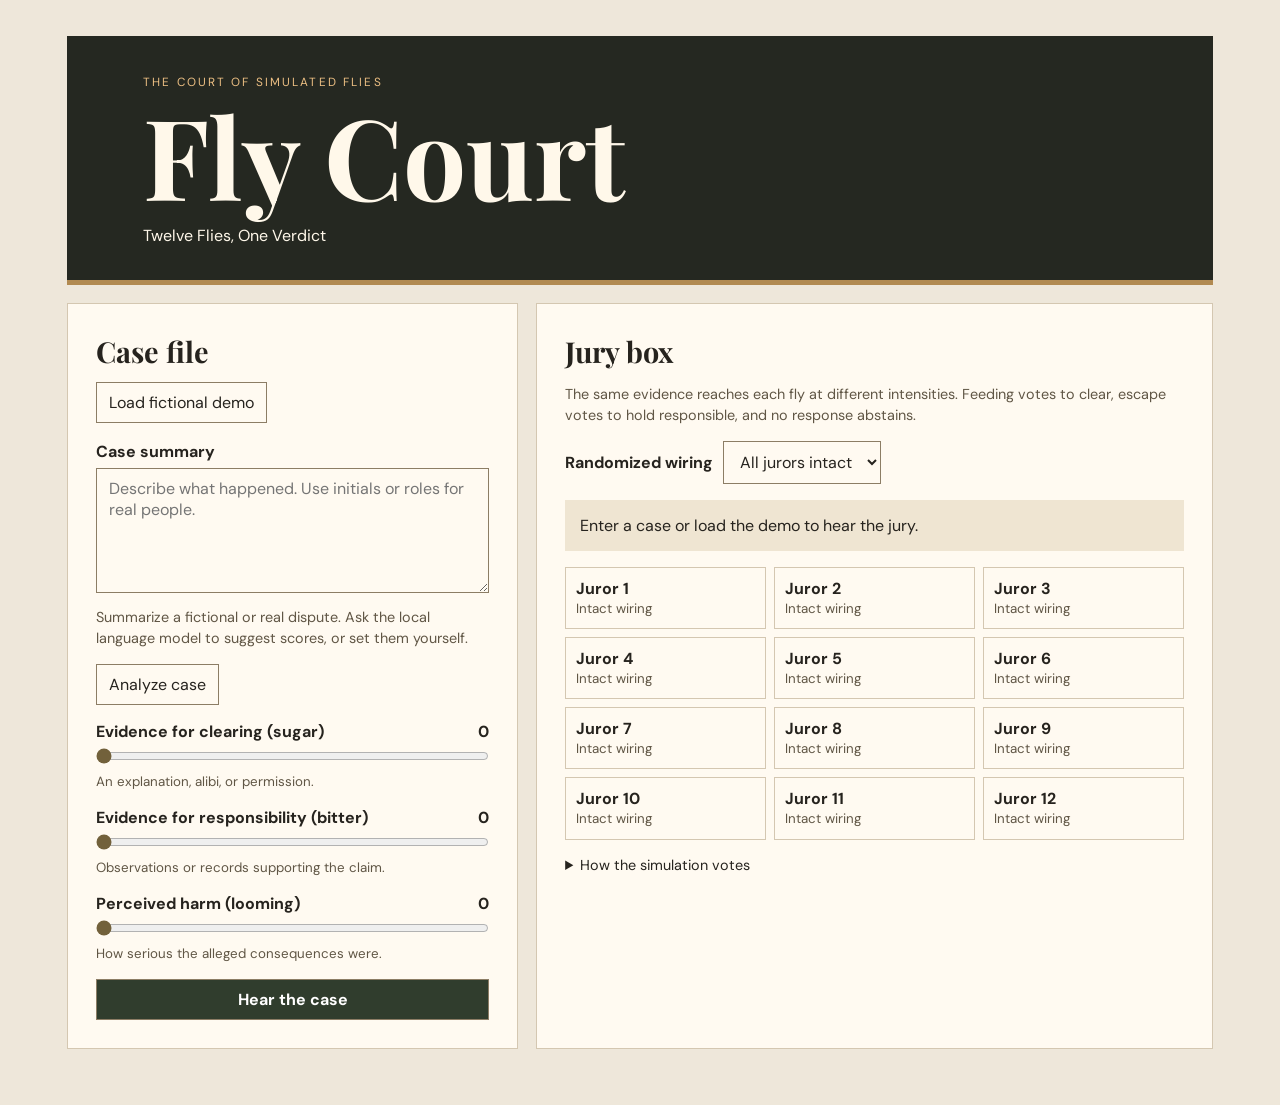
<file: viz/flycourt/index.html>
<!doctype html>
<html lang="en">
<head>
<meta charset="utf-8">
<meta name="viewport" content="width=device-width, initial-scale=1">
<title>Fly Court · Twelve Flies, One Verdict</title>
<link rel="stylesheet" href="court.css">
<script defer src="responses.js"></script>
<script defer src="court.js"></script>
</head>
<body>
<main>
<header><span>THE COURT OF SIMULATED FLIES</span><h1>Fly Court</h1><p>Twelve Flies, One Verdict</p></header>
<div class="court">
<section class="panel case" aria-labelledby="case-title">
<h2 id="case-title">Case file</h2>
<button id="demo" type="button">Load fictional demo</button>
<form id="case-form">
<label for="case">Case summary</label>
<textarea id="case" rows="5" maxlength="2000" required placeholder="Describe what happened. Use initials or roles for real people."></textarea>
<p class="muted">Summarize a fictional or real dispute. Ask the local language model to suggest scores, or set them yourself.</p>
<button id="analyze" type="button">Analyze case</button>
<p id="analysis-status" class="muted" role="status"></p>
<ul id="analysis-notes" hidden></ul>
<div id="evidence"></div>
<button class="primary" type="submit">Hear the case</button>
</form>
</section>
<section class="panel" aria-labelledby="jury-title">
<h2 id="jury-title">Jury box</h2>
<p class="muted">The same evidence reaches each fly at different intensities. Feeding votes to clear, escape votes to hold responsible, and no response abstains.</p>
<div class="swap"><label for="swap">Randomized wiring</label><select id="swap"><option value="">All jurors intact</option></select></div>
<div id="verdict" role="status"></div>
<ol id="jury"></ol>
<details><summary>How the simulation votes</summary><p>Feeding and escape rates come from cached Flyguys connectome trials. The app interpolates mean rates across the sensory grid, scales each rate by its intact-grid peak, and picks the larger response. Equal responses abstain. Seven votes are required to reach a verdict.</p><p>The randomized juror uses the project's cached degree-preserving shuffle of interneuron targets. The selected juror keeps the same evidence in both runs. Sensory scores and vote rules are demo conventions. The result is a simulation outcome with no legal standing.</p></details>
</section>
</div>
</main>
</body>
</html>
</file>
<file: viz/flycourt/court.css>
@import url('https://fonts.googleapis.com/css2?family=DM+Sans:wght@400;600;700&family=Playfair+Display:wght@700&display=swap');
:root { color-scheme: light; font-family: "DM Sans", sans-serif; color: #26231e; background: #eee7da; }
* { box-sizing: border-box; }
body { margin: 0; }
main { max-width: 1190px; margin: auto; padding: 36px 22px 56px; }
header { background: #252821; color: #fff8ea; padding: 34px clamp(24px, 6vw, 76px); border-bottom: 5px solid #b18a51; }
header span { color: #ecbf83; letter-spacing: .18em; font-size: .74rem; }
h1, h2, strong { font-family: "Playfair Display", Georgia, serif; }
h1 { font-size: clamp(3.8rem, 9vw, 7rem); line-height: 1; margin: 8px 0; }
header p { margin: 14px 0 0; }
.court { display: grid; grid-template-columns: minmax(0, 2fr) minmax(0, 3fr); gap: 18px; margin-top: 18px; }
.panel { background: #fffaf1; border: 1px solid #d4c7b1; padding: clamp(16px, 3vw, 28px); }
h2 { margin: 0 0 12px; font-size: 1.8rem; }
label { display: block; font-weight: 700; }
textarea, select, button { font: inherit; border: 1px solid #8c7d65; color: inherit; background: #fffaf1; padding: 9px 12px; }
button, select, summary { cursor: pointer; }
textarea { display: block; width: 100%; margin-top: 6px; resize: vertical; }
form { margin-top: 18px; }
.muted, small, details p { color: #605645; line-height: 1.45; }
.muted, details { font-size: .9rem; }
fieldset { padding: 0; border: 0; margin: 16px 0; }
input[type=range] { width: 100%; accent-color: #72613b; margin: 6px 0; }
output { float: right; font-variant-numeric: tabular-nums; }
.primary { background: #303d2d; color: white; width: 100%; font-weight: 700; }
.swap { display: flex; align-items: center; gap: 10px; flex-wrap: wrap; }
#verdict { background: #efe5d2; padding: 15px; margin: 16px 0; }
#verdict strong { display: block; font-size: 1.4rem; }
#verdict p { margin: .5em 0 0; }
#jury { list-style: none; padding: 0; display: grid; grid-template-columns: repeat(3, minmax(0,1fr)); gap: 8px; }
#jury li { border: 1px solid #d4c7b1; padding: 10px; overflow-wrap: anywhere; }
#jury li[data-vote="clear"] { background: #e4ebdd; }
#jury li[data-vote="responsible"] { background: #f1dfd6; }
#jury li.shuffled { outline: 2px solid #966120; outline-offset: -2px; }
#jury b, #jury small { display: block; }
@media (max-width: 780px) { .court { grid-template-columns: 1fr; } }
@media (max-width: 420px) { #jury { grid-template-columns: repeat(2, minmax(0,1fr)); } }
</file>
